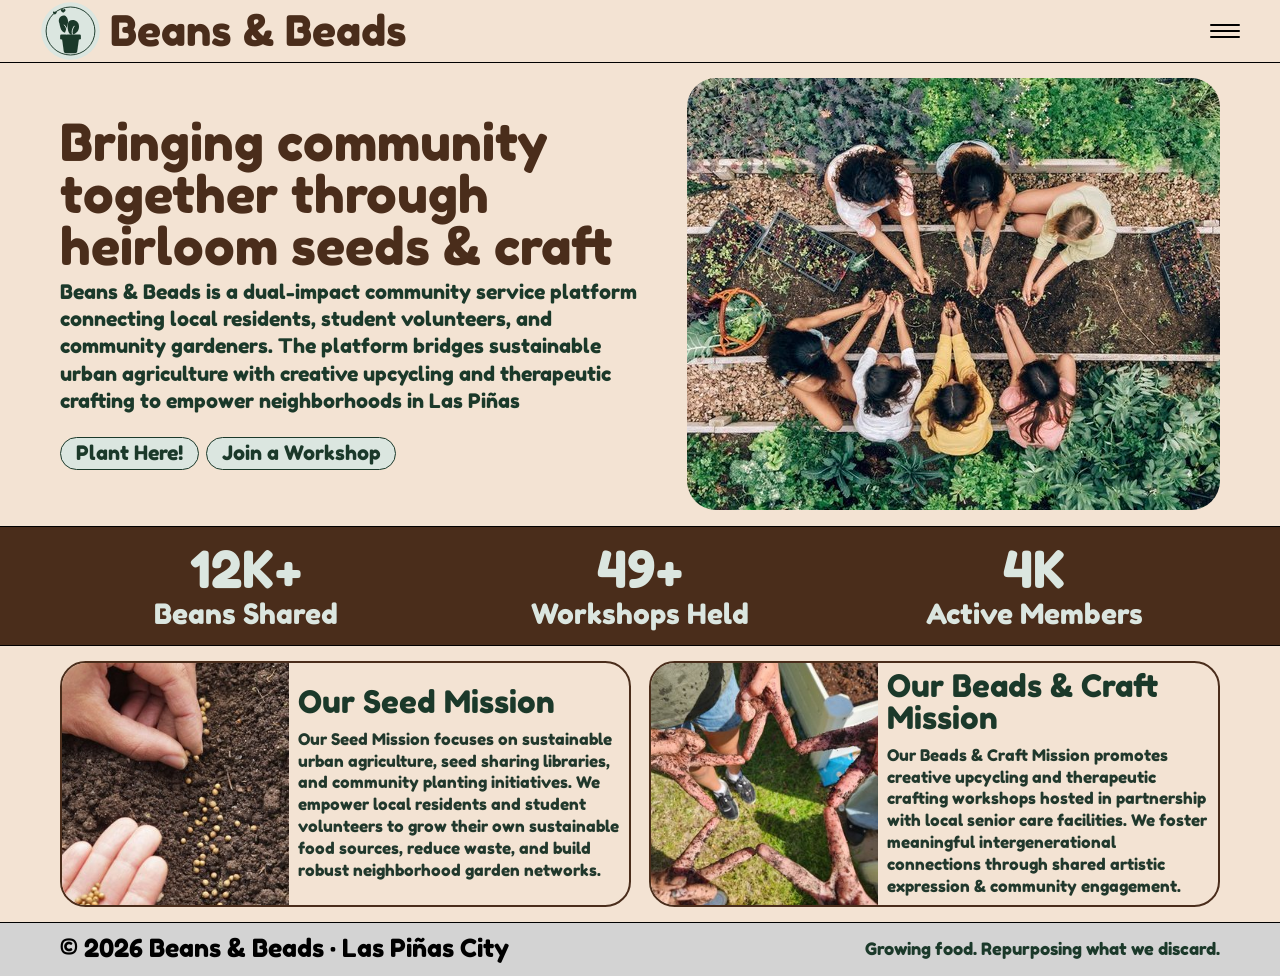
<file: index.html>
<!DOCTYPE html>
<html lang="en">
<head>
  <meta charset="utf-8">
  <meta name="viewport" content="width=device-width, initial-scale=1">
  <title>Beans & Beads · Home</title>
  <meta name="description" content="Beans & Beads is a dual-impact community service platform in Las Piñas connecting residents, student volunteers and gardeners through urban agriculture and upcycling crafts.">
  <meta name="theme-color" content="#f3e3d3">
  <link rel="icon" type="image/svg+xml" href="images/logo.svg">
  <script>document.documentElement.classList.add("js");</script>
  <link rel="preload" href="fonts/fredoka-one-latin-400-normal.woff2" as="font" type="font/woff2" crossorigin>
  <link href="https://cdn.jsdelivr.net/npm/bootstrap@5.3.3/dist/css/bootstrap.min.css" rel="stylesheet">
  <link href="https://cdn.jsdelivr.net/npm/bootstrap-icons@1.11.3/font/bootstrap-icons.min.css" rel="stylesheet">
  <link href="css/style.css" rel="stylesheet">
</head>
<body class="is-loading">
  <a class="skip-link" href="#main">Skip to content</a>
  <div class="vine" aria-hidden="true"><div class="vine-fill"></div></div>
  <div class="page-wipe" aria-hidden="true">
    <div class="text-center"><img src="images/logo.svg" alt=""><div class="seeds"><i></i><i></i><i></i></div></div>
  </div>

  <header class="site-nav">
    <nav aria-label="Main">
      <a class="brand" href="index.html" aria-label="Beans &amp; Beads home">
        <img class="brand-logo" src="images/logo.svg" alt="">
        <span class="brand-name">Beans &amp; Beads</span>
      </a>
      <button class="menu-btn" type="button" data-bs-toggle="offcanvas" data-bs-target="#menu" aria-controls="menu" aria-label="Open menu">
        <span></span><span></span><span></span>
      </button>
    </nav>
  </header>

  <div class="offcanvas offcanvas-end menu-panel" tabindex="-1" id="menu" aria-labelledby="menuLabel">
    <div class="offcanvas-header">
      <h2 class="offcanvas-title" id="menuLabel">Menu</h2>
      <button type="button" class="btn-close" data-bs-dismiss="offcanvas" aria-label="Close menu"></button>
    </div>
    <div class="offcanvas-body pt-0">
      <a class="menu-link" href="index.html">Home</a>

      <button class="menu-link menu-toggle collapsed" type="button"
              data-bs-toggle="collapse" data-bs-target="#programsMenu"
              aria-expanded="false" aria-controls="programsMenu">
        Programs <i class="bi bi-chevron-down" aria-hidden="true"></i>
      </button>
      <div class="collapse menu-sub" id="programsMenu">
        <a href="programs.html#beans">Beans · Seed Library</a>
        <a href="programs.html#beads">Beads · Craft Workshops</a>
        <a href="programs.html#register">Get Involved · Register</a>
      </div>

      <a class="menu-link active" href="about.html">About &amp; Contact</a>
      <p class="mt-4 mb-0 small" style="color:var(--mint)">Growing food. Repurposing what we discard. Las Piñas City.</p>
    </div>
  </div>

  <main id="main">

    <section class="hero">
      <div class="container">
        <div class="hero-grid">
          <div class="hero-copy">
            <p class="mobile-title reveal">Beans &amp; Beads</p>
            <h1 class="reveal">Bringing community together through <span class="hl">heirloom seeds</span> &amp; craft</h1>
            <p class="lead reveal" style="--d:.08s">Beans &amp; Beads is a dual-impact community service platform connecting local residents, student volunteers, and community gardeners. The platform bridges sustainable urban agriculture with creative upcycling and therapeutic crafting to empower neighborhoods in Las Piñas</p>
            <div class="btns reveal" style="--d:.16s">
              <a class="btn-pill mint" href="programs.html#beans">Plant Here!</a>
              <a class="btn-pill mint" href="programs.html#beads">Join a Workshop</a>
            </div>
          </div>
          <div class="hero-img reveal reveal-pop">
            <img src="images/home-hero.jpg" alt="Volunteers kneeling around a raised garden bed, planting seeds together, seen from above" width="540" height="432" fetchpriority="high">
          </div>
        </div>
      </div>
    </section>

    <section class="stats" aria-label="Our impact">
      <div class="container">
        <div class="row text-center">
          <div class="col-4"><div class="stat-num" data-count="12" data-suffix="K+">12K+</div><div class="stat-label">Beans Shared</div></div>
          <div class="col-4"><div class="stat-num" data-count="50" data-suffix="+">50+</div><div class="stat-label">Workshops Held</div></div>
          <div class="col-4"><div class="stat-num" data-count="4" data-suffix="K">4K</div><div class="stat-label">Active Members</div></div>
        </div>
      </div>
    </section>

    <section class="missions">
      <div class="container">
        <div class="mission-grid">
          <article class="m-card reveal reveal-left">
            <img src="images/seed-mission.jpg" alt="Hands sowing small seeds into dark soil" loading="lazy">
            <div class="txt">
              <h2>Our Seed Mission</h2>
              <p>Our Seed Mission focuses on sustainable urban agriculture, seed sharing libraries, and community planting initiatives. We empower local residents and student volunteers to grow their own sustainable food sources, reduce waste, and build robust neighborhood garden networks.</p>
            </div>
          </article>
          <article class="m-card reveal reveal-right">
            <img src="images/craft-mission.jpg" alt="Hands joined in a star shape over grass, covered in paint" loading="lazy">
            <div class="txt">
              <h2>Our Beads &amp; Craft Mission</h2>
              <p>Our Beads &amp; Craft Mission promotes creative upcycling and therapeutic crafting workshops hosted in partnership with local senior care facilities. We foster meaningful intergenerational connections through shared artistic expression &amp; community engagement.</p>
            </div>
          </article>
        </div>
      </div>
    </section>
  </main>

<!-- ===== FOOTER ===== -->
<footer class="site-footer" id="contact-footer">
  <div class="container footer-inner">
    <p class="footer-copy mb-0">&copy; <span data-year>2026</span> Beans &amp; Beads &middot; Las Piñas City</p>
    <div class="footer-right">
      <p class="footer-tag mb-0">Growing food. Repurposing what we discard.</p>
    </div>
  </div>
</footer>

  <div class="toast-container position-fixed bottom-0 end-0 p-3" style="z-index:3000">
    <div id="appToast" class="toast align-items-center" role="status" aria-live="polite" aria-atomic="true">
      <div class="d-flex"><div class="toast-body"></div><button type="button" class="btn-close me-2 m-auto" data-bs-dismiss="toast" aria-label="Close"></button></div>
    </div>
  </div>

  <script src="https://cdn.jsdelivr.net/npm/bootstrap@5.3.3/dist/js/bootstrap.bundle.min.js"></script>
  <script src="js/main.js"></script>
</body>
</html>
</file>
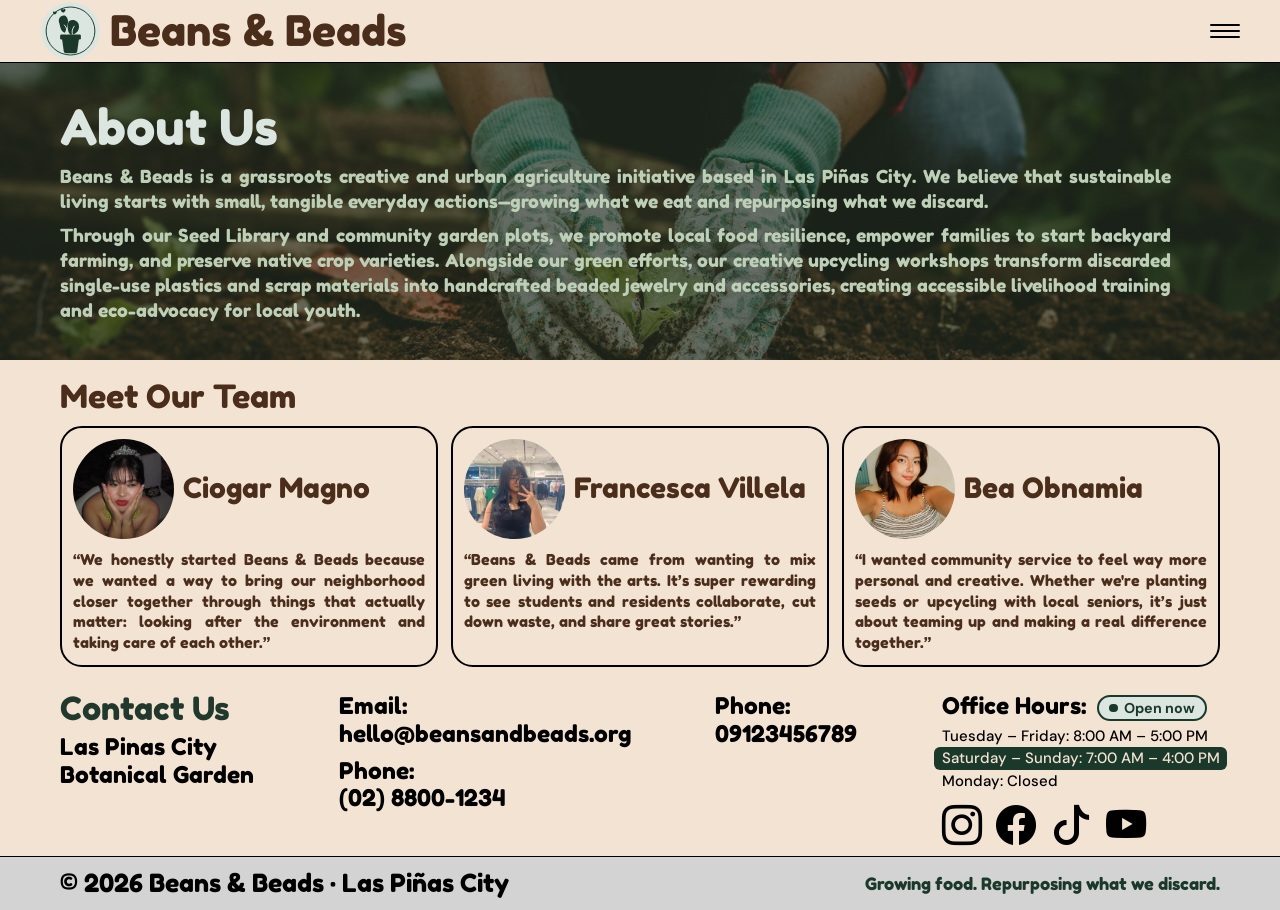
<file: about.html>
<!DOCTYPE html>
<html lang="en">
<head>
  <meta charset="utf-8">
  <meta name="viewport" content="width=device-width, initial-scale=1">
  <title>About & Contact · Beans & Beads</title>
  <meta name="description" content="Meet the Beans & Beads team and find our address, phone numbers, email and office hours in Las Piñas City.">
  <meta name="theme-color" content="#f3e3d3">
  <link rel="icon" type="image/svg+xml" href="images/logo.svg">
  <script>document.documentElement.classList.add("js");</script>
  <link rel="preload" href="fonts/fredoka-one-latin-400-normal.woff2" as="font" type="font/woff2" crossorigin>
  <link href="https://cdn.jsdelivr.net/npm/bootstrap@5.3.3/dist/css/bootstrap.min.css" rel="stylesheet">
  <link href="https://cdn.jsdelivr.net/npm/bootstrap-icons@1.11.3/font/bootstrap-icons.min.css" rel="stylesheet">
  <link href="css/style.css" rel="stylesheet">
</head>
<body class="is-loading">
  <a class="skip-link" href="#main">Skip to content</a>
  <div class="vine" aria-hidden="true"><div class="vine-fill"></div></div>
  <div class="page-wipe" aria-hidden="true">
    <div class="text-center"><img src="images/logo.svg" alt=""><div class="seeds"><i></i><i></i><i></i></div></div>
  </div>

  <header class="site-nav">
    <nav aria-label="Main">
      <a class="brand" href="index.html" aria-label="Beans &amp; Beads home">
        <img class="brand-logo" src="images/logo.svg" alt="">
        <span class="brand-name">Beans &amp; Beads</span>
      </a>
      <button class="menu-btn" type="button" data-bs-toggle="offcanvas" data-bs-target="#menu" aria-controls="menu" aria-label="Open menu">
        <span></span><span></span><span></span>
      </button>
    </nav>
  </header>

  <div class="offcanvas offcanvas-end menu-panel" tabindex="-1" id="menu" aria-labelledby="menuLabel">
    <div class="offcanvas-header">
      <h2 class="offcanvas-title" id="menuLabel">Menu</h2>
      <button type="button" class="btn-close" data-bs-dismiss="offcanvas" aria-label="Close menu"></button>
    </div>
    <div class="offcanvas-body pt-0">
      <a class="menu-link" href="index.html">Home</a>

      <button class="menu-link menu-toggle collapsed" type="button"
              data-bs-toggle="collapse" data-bs-target="#programsMenu"
              aria-expanded="false" aria-controls="programsMenu">
        Programs <i class="bi bi-chevron-down" aria-hidden="true"></i>
      </button>
      <div class="collapse menu-sub" id="programsMenu">
        <a href="programs.html#beans">Beans · Seed Library</a>
        <a href="programs.html#beads">Beads · Craft Workshops</a>
        <a href="programs.html#register">Get Involved · Register</a>
      </div>

      <a class="menu-link active" href="about.html">About &amp; Contact</a>
      <p class="mt-4 mb-0 small" style="color:var(--mint)">Growing food. Repurposing what we discard. Las Piñas City.</p>
    </div>
  </div>

  <main id="main">

    <section class="ab-hero">
      <div class="container">
        <h1 class="reveal">About Us</h1>
        <p class="reveal" style="--d:.08s">Beans &amp; Beads is a grassroots creative and urban agriculture initiative based in Las Piñas City. We believe that sustainable living starts with small, tangible everyday actions—growing what we eat and repurposing what we discard.</p>
        <p class="reveal" style="--d:.16s">Through our Seed Library and community garden plots, we promote local food resilience, empower families to start backyard farming, and preserve native crop varieties. Alongside our green efforts, our creative upcycling workshops transform discarded single-use plastics and scrap materials into handcrafted beaded jewelry and accessories, creating accessible livelihood training and eco-advocacy for local youth.</p>
      </div>
    </section>

    <section class="team">
      <div class="container">
        <h2 class="reveal">Meet Our Team</h2>
        <div class="team-grid">
          <article class="t-card reveal" style="--d:0.0s">
            <div class="t-top"><img src="images/team-ciogar.jpg" alt="Portrait of Ciogar Magno" loading="lazy"><h3>Ciogar Magno</h3></div>
            <blockquote class="q">“We honestly started Beans &amp; Beads because we wanted a way to bring our neighborhood closer together through things that actually matter: looking after the environment and taking care of each other.”</blockquote>
            <button class="more" type="button" aria-expanded="false">Read more</button>
          </article>
          <article class="t-card reveal" style="--d:0.1s">
            <div class="t-top"><img src="images/team-francesca.jpg" alt="Portrait of Francesca Villela" loading="lazy"><h3>Francesca Villela</h3></div>
            <blockquote class="q">“Beans &amp; Beads came from wanting to mix green living with the arts. It’s super rewarding to see students and residents collaborate, cut down waste, and share great stories.”</blockquote>
            <button class="more" type="button" aria-expanded="false">Read more</button>
          </article>
          <article class="t-card reveal" style="--d:0.2s">
            <div class="t-top"><img src="images/team-bea.jpg" alt="Portrait of Bea Obnamia" loading="lazy"><h3>Bea Obnamia</h3></div>
            <blockquote class="q">“I wanted community service to feel way more personal and creative. Whether we're planting seeds or upcycling with local seniors, it’s just about teaming up and making a real difference together.”</blockquote>
            <button class="more" type="button" aria-expanded="false">Read more</button>
          </article>
        </div>
      </div>
    </section>

    <section class="contact" id="contact">
  <div class="container">
    <div class="ct-grid">

      <div class="reveal ct-head">
        <h2>Contact Us</h2>
        <p class="ct">Las Pinas City<br>Botanical Garden</p>
      </div>

      <div class="ct reveal ct-col2" style="--d:.08s">
        <div class="ct-email"><b>Email:</b><a href="mailto:hello@beansandbeads.org">hello@beansandbeads.org</a></div>
        <div class="ct-tel">
          <b><span class="lbl-d">Phone:</span><span class="lbl-t">Telephone:</span></b>
          <a href="tel:+63288001234">(02) 8800-1234</a>
        </div>
      </div>

      <div class="ct reveal ct-mob" style="--d:.16s">
        <b>Phone:</b><a href="tel:+639123456789">09123456789</a>
      </div>

      <div class="hrsbox reveal" style="--d:.24s">
        <div class="ct"><b>Office Hours: <span id="openNow" class="open-pill"></span></b></div>
        <div class="hrs">
          <div data-days="Tue Wed Thu Fri">Tuesday – Friday: 8:00 AM – 5:00 PM</div>
          <div data-days="Sat Sun">Saturday – Sunday: 7:00 AM – 4:00 PM</div>
          <div data-days="Mon">Monday: Closed</div>
        </div>
        <div class="social">
          <a href="#" aria-label="Instagram"><i class="bi bi-instagram"></i></a>
          <a href="#" aria-label="Facebook"><i class="bi bi-facebook"></i></a>
          <a href="#" aria-label="TikTok"><i class="bi bi-tiktok"></i></a>
          <a href="#" aria-label="YouTube"><i class="bi bi-youtube"></i></a>
        </div>
      </div>

    </div>
  </div>
</section>
  </main>

<!-- ===== FOOTER ===== -->
<footer class="site-footer" id="contact-footer">
  <div class="container footer-inner">
    <p class="footer-copy mb-0">&copy; <span data-year>2026</span> Beans &amp; Beads &middot; Las Piñas City</p>
    <div class="footer-right">
      <p class="footer-tag mb-0">Growing food. Repurposing what we discard.</p>
    </div>
  </div>
</footer>

  <div class="toast-container position-fixed bottom-0 end-0 p-3" style="z-index:3000">
    <div id="appToast" class="toast align-items-center" role="status" aria-live="polite" aria-atomic="true">
      <div class="d-flex"><div class="toast-body"></div><button type="button" class="btn-close me-2 m-auto" data-bs-dismiss="toast" aria-label="Close"></button></div>
    </div>
  </div>

  <script src="https://cdn.jsdelivr.net/npm/bootstrap@5.3.3/dist/js/bootstrap.bundle.min.js"></script>
  <script src="js/main.js"></script>
</body>
</html>
</file>
<file: css/style.css>
@font-face { font-family: "Fredoka One"; font-weight: 400; font-style: normal; font-display: swap; src: url("../fonts/fredoka-one-latin-400-normal.woff2") format("woff2"); }
@font-face { font-family: "DM Sans"; font-weight: 400; font-style: normal; font-display: swap; src: url("../fonts/dm-sans-latin-400-normal.woff2") format("woff2"); }
@font-face { font-family: "DM Sans"; font-weight: 500; font-style: normal; font-display: swap; src: url("../fonts/dm-sans-latin-500-normal.woff2") format("woff2"); }
@font-face { font-family: "DM Sans"; font-weight: 700; font-style: normal; font-display: swap; src: url("../fonts/dm-sans-latin-700-normal.woff2") format("woff2"); }

:root {
  --cream: #f3e3d3; --brown: #4a2d1b; --forest: #1b392a; --forest2: #21382c;
  --mint: #dbe6e0; --peach: #ffd3b8; --sage: #becfb7; --ink: #000; --foot: #d3d3d3;
  --font-head: "Fredoka One", "Fredoka", system-ui, sans-serif;
  --font-body: "DM Sans", system-ui, sans-serif;
  --ease: cubic-bezier(.22, .8, .24, 1);
  --u: calc(100vw / 700);
  --t-brand: 22.9;
  --fs-brand: calc(var(--u) * 22.9);
  --t-h1: 27.7;
  --fs-h1: calc(var(--u) * 27.7);
  --t-lead: 10.8;
  --fs-lead: max(12px, calc(var(--u) * 10.8));
  --t-btn: 10.8;
  --fs-btn: max(12px, calc(var(--u) * 10.8));
  --t-statnum: 28.0;
  --fs-statnum: calc(var(--u) * 28.0);
  --t-statlbl: 15.5;
  --fs-statlbl: max(11px, calc(var(--u) * 15.5));
  --t-mh: 19.6;
  --fs-mh: calc(var(--u) * 19.6);
  --t-mp: 10.8;
  --fs-mp: max(12px, calc(var(--u) * 10.8));
  --t-bh1: 30.2;
  --fs-bh1: calc(var(--u) * 30.2);
  --t-bsub: 12.9;
  --fs-bsub: max(12px, calc(var(--u) * 12.9));
  --t-bbtn: 18.8;
  --fs-bbtn: max(14px, calc(var(--u) * 18.8));
  --t-h2: 23.5;
  --fs-h2: calc(var(--u) * 23.5);
  --t-sname: 10.9;
  --fs-sname: max(13px, calc(var(--u) * 10.9));
  --t-smeta: 8.9;
  --fs-smeta: max(11px, calc(var(--u) * 8.9));
  --t-sbtn: 6.8;
  --fs-sbtn: max(11px, calc(var(--u) * 6.8));
  --t-cr_h1: 27.7;
  --fs-cr_h1: calc(var(--u) * 27.7);
  --t-cr_p: 12.1;
  --fs-cr_p: max(12px, calc(var(--u) * 12.1));
  --t-cr_btn: 9.1;
  --fs-cr_btn: max(12px, calc(var(--u) * 9.1));
  --t-up_h2: 24.5;
  --fs-up_h2: calc(var(--u) * 24.5);
  --t-w_date: 12.4;
  --fs-w_date: max(11px, calc(var(--u) * 12.4));
  --t-w_title: 11.1;
  --fs-w_title: max(12px, calc(var(--u) * 11.1));
  --t-w_btn: 9.1;
  --fs-w_btn: max(11px, calc(var(--u) * 9.1));
  --t-wl_h: 23.0;
  --fs-wl_h: calc(var(--u) * 23.0);
  --t-wl_i: 9.8;
  --fs-wl_i: max(12px, calc(var(--u) * 9.8));
  --t-gal_h: 23.0;
  --fs-gal_h: calc(var(--u) * 23.0);
  --t-gi_h1: 30.2;
  --fs-gi_h1: calc(var(--u) * 30.2);
  --t-gi_sub: 12.9;
  --fs-gi_sub: max(12px, calc(var(--u) * 12.9));
  --t-st_h: 19.3;
  --fs-st_h: max(12px, calc(var(--u) * 19.3));
  --t-st_pill: 17.6;
  --fs-st_pill: max(13px, calc(var(--u) * 17.6));
  --t-st_t: 15.6;
  --fs-st_t: max(12px, calc(var(--u) * 15.6));
  --t-st_d: 8.0;
  --fs-st_d: max(10px, calc(var(--u) * 8.0));
  --t-lab: 12.3;
  --fs-lab: max(12px, calc(var(--u) * 12.3));
  --t-reg_p: 8.0;
  --fs-reg_p: max(12px, calc(var(--u) * 8.0));
  --t-list: 11.0;
  --fs-list: max(12px, calc(var(--u) * 11.0));
  --t-prep: 8.0;
  --fs-prep: max(12px, calc(var(--u) * 8.0));
  --t-rbtn: 10.9;
  --fs-rbtn: max(12px, calc(var(--u) * 10.9));
  --t-note: 4.6;
  --fs-note: max(10px, calc(var(--u) * 4.6));
  --t-faq_h: 12.3;
  --fs-faq_h: max(12px, calc(var(--u) * 12.3));
  --t-faq_q: 11.0;
  --fs-faq_q: max(12px, calc(var(--u) * 11.0));
  --t-ab_h1: 26.9;
  --fs-ab_h1: calc(var(--u) * 26.9);
  --t-ab_p: 9.8;
  --fs-ab_p: max(12px, calc(var(--u) * 9.8));
  --t-tm_h: 17.6;
  --fs-tm_h: calc(var(--u) * 17.6);
  --t-tm_n: 15.3;
  --fs-tm_n: max(12px, calc(var(--u) * 15.3));
  --t-tm_q: 8.2;
  --fs-tm_q: max(11px, calc(var(--u) * 8.2));
  --t-ct_h: 17.6;
  --fs-ct_h: calc(var(--u) * 17.6);
  --t-ct_i: 12.6;
  --fs-ct_i: max(12px, calc(var(--u) * 12.6));
  --t-ct_hr: 8.2;
  --fs-ct_hr: max(12px, calc(var(--u) * 8.2));
  --t-foot: 13.6;
  --fs-foot: max(12px, calc(var(--u) * 13.6));
  --pad: calc(var(--u) * 33);
  --navpad: calc(var(--u) * 22);
  --nav: calc(var(--u) * 34);
  --logo: calc(var(--u) * 33);
}
@media (min-width: 576px) and (max-width: 991.98px) {
  :root { --u: calc(100vw / 361);
  --t-brand: 22.9;
  --fs-brand: calc(var(--u) * 22.9);
  --t-h1: 14.3;
  --fs-h1: calc(var(--u) * 14.3);
  --t-lead: 6.6;
  --fs-lead: max(12px, calc(var(--u) * 6.6));
  --t-btn: 5.6;
  --fs-btn: max(12px, calc(var(--u) * 5.6));
  --t-statnum: 28.0;
  --fs-statnum: calc(var(--u) * 28.0);
  --t-statlbl: 12.7;
  --fs-statlbl: max(11px, calc(var(--u) * 12.7));
  --t-mh: 19.8;
  --fs-mh: calc(var(--u) * 19.8);
  --t-mp: 6.2;
  --fs-mp: max(12px, calc(var(--u) * 6.2));
  --t-bh1: 19.4;
  --fs-bh1: calc(var(--u) * 19.4);
  --t-bsub: 6.9;
  --fs-bsub: max(12px, calc(var(--u) * 6.9));
  --t-bbtn: 11.6;
  --fs-bbtn: max(14px, calc(var(--u) * 11.6));
  --t-h2: 14.2;
  --fs-h2: calc(var(--u) * 14.2);
  --t-sname: 6.9;
  --fs-sname: max(13px, calc(var(--u) * 6.9));
  --t-smeta: 5.6;
  --fs-smeta: max(11px, calc(var(--u) * 5.6));
  --t-sbtn: 4.3;
  --fs-sbtn: max(11px, calc(var(--u) * 4.3));
  --t-cr_h1: 18.3;
  --fs-cr_h1: calc(var(--u) * 18.3);
  --t-cr_p: 8.1;
  --fs-cr_p: max(12px, calc(var(--u) * 8.1));
  --t-cr_btn: 6.0;
  --fs-cr_btn: max(12px, calc(var(--u) * 6.0));
  --t-up_h2: 19.5;
  --fs-up_h2: calc(var(--u) * 19.5);
  --t-w_date: 5.6;
  --fs-w_date: max(11px, calc(var(--u) * 5.6));
  --t-w_title: 6.8;
  --fs-w_title: max(12px, calc(var(--u) * 6.8));
  --t-w_btn: 7.0;
  --fs-w_btn: max(11px, calc(var(--u) * 7.0));
  --t-wl_h: 13.6;
  --fs-wl_h: calc(var(--u) * 13.6);
  --t-wl_i: 6.7;
  --fs-wl_i: max(12px, calc(var(--u) * 6.7));
  --t-gal_h: 20.5;
  --fs-gal_h: calc(var(--u) * 20.5);
  --t-gi_h1: 24.7;
  --fs-gi_h1: calc(var(--u) * 24.7);
  --t-gi_sub: 7.2;
  --fs-gi_sub: max(12px, calc(var(--u) * 7.2));
  --t-st_h: 9.9;
  --fs-st_h: max(12px, calc(var(--u) * 9.9));
  --t-st_pill: 10.0;
  --fs-st_pill: max(13px, calc(var(--u) * 10.0));
  --t-st_t: 8.9;
  --fs-st_t: max(12px, calc(var(--u) * 8.9));
  --t-st_d: 4.5;
  --fs-st_d: max(10px, calc(var(--u) * 4.5));
  --t-lab: 11.0;
  --fs-lab: max(12px, calc(var(--u) * 11.0));
  --t-reg_p: 8.0;
  --fs-reg_p: max(12px, calc(var(--u) * 8.0));
  --t-list: 10.1;
  --fs-list: max(12px, calc(var(--u) * 10.1));
  --t-prep: 8.0;
  --fs-prep: max(12px, calc(var(--u) * 8.0));
  --t-rbtn: 10.9;
  --fs-rbtn: max(12px, calc(var(--u) * 10.9));
  --t-note: 4.6;
  --fs-note: max(10px, calc(var(--u) * 4.6));
  --t-faq_h: 12.3;
  --fs-faq_h: max(12px, calc(var(--u) * 12.3));
  --t-faq_q: 8.3;
  --fs-faq_q: max(12px, calc(var(--u) * 8.3));
  --t-ab_h1: 26.9;
  --fs-ab_h1: calc(var(--u) * 26.9);
  --t-ab_p: 7.1;
  --fs-ab_p: max(12px, calc(var(--u) * 7.1));
  --t-tm_h: 17.6;
  --fs-tm_h: calc(var(--u) * 17.6);
  --t-tm_n: 9.6;
  --fs-tm_n: max(12px, calc(var(--u) * 9.6));
  --t-tm_q: 4.2;
  --fs-tm_q: max(11px, calc(var(--u) * 4.2));
  --t-ct_h: 9.7;
  --fs-ct_h: calc(var(--u) * 9.7);
  --t-ct_i: 6.9;
  --fs-ct_i: max(12px, calc(var(--u) * 6.9));
  --t-ct_hr: 4.5;
  --fs-ct_hr: max(12px, calc(var(--u) * 4.5));
  --t-foot: 6.7;
  --fs-foot: max(12px, calc(var(--u) * 6.7));
  --pad: calc(var(--u) * 12);
  --navpad: calc(var(--u) * 10);
  --nav: calc(var(--u) * 34);
  --logo: calc(var(--u) * 28);
  }
}
@media (max-width: 575.98px) {
  :root { --u: calc(100vw / 191);
  --t-brand: 19.4;
  --fs-brand: calc(var(--u) * 19.4);
  --t-h1: 7.7;
  --fs-h1: calc(var(--u) * 7.7);
  --t-lead: 4.9;
  --fs-lead: max(12px, calc(var(--u) * 4.9));
  --t-btn: 7.7;
  --fs-btn: max(12px, calc(var(--u) * 7.7));
  --t-statnum: 16.6;
  --fs-statnum: calc(var(--u) * 16.6);
  --t-statlbl: 7.1;
  --fs-statlbl: max(11px, calc(var(--u) * 7.1));
  --t-mh: 13.1;
  --fs-mh: calc(var(--u) * 13.1);
  --t-mp: 5.8;
  --fs-mp: max(12px, calc(var(--u) * 5.8));
  --t-bh1: 21.0;
  --fs-bh1: calc(var(--u) * 21.0);
  --t-bsub: 4.9;
  --fs-bsub: max(12px, calc(var(--u) * 4.9));
  --t-bbtn: 9.8;
  --fs-bbtn: max(14px, calc(var(--u) * 9.8));
  --t-h2: 11.2;
  --fs-h2: calc(var(--u) * 11.2);
  --t-sname: 6.5;
  --fs-sname: max(13px, calc(var(--u) * 6.5));
  --t-smeta: 5.3;
  --fs-smeta: max(11px, calc(var(--u) * 5.3));
  --t-sbtn: 4.1;
  --fs-sbtn: max(11px, calc(var(--u) * 4.1));
  --t-cr_h1: 16.3;
  --fs-cr_h1: calc(var(--u) * 16.3);
  --t-cr_p: 8.1;
  --fs-cr_p: max(12px, calc(var(--u) * 8.1));
  --t-cr_btn: 7.4;
  --fs-cr_btn: max(12px, calc(var(--u) * 7.4));
  --t-up_h2: 14.5;
  --fs-up_h2: calc(var(--u) * 14.5);
  --t-w_date: 5.6;
  --fs-w_date: max(11px, calc(var(--u) * 5.6));
  --t-w_title: 6.8;
  --fs-w_title: max(12px, calc(var(--u) * 6.8));
  --t-w_btn: 5.0;
  --fs-w_btn: max(11px, calc(var(--u) * 5.0));
  --t-wl_h: 10.6;
  --fs-wl_h: calc(var(--u) * 10.6);
  --t-wl_i: 5.9;
  --fs-wl_i: max(12px, calc(var(--u) * 5.9));
  --t-gal_h: 13.5;
  --fs-gal_h: calc(var(--u) * 13.5);
  --t-gi_h1: 15.2;
  --fs-gi_h1: calc(var(--u) * 15.2);
  --t-gi_sub: 4.1;
  --fs-gi_sub: max(12px, calc(var(--u) * 4.1));
  --t-st_h: 8.9;
  --fs-st_h: max(12px, calc(var(--u) * 8.9));
  --t-st_pill: 5.6;
  --fs-st_pill: max(13px, calc(var(--u) * 5.6));
  --t-st_t: 5.0;
  --fs-st_t: max(12px, calc(var(--u) * 5.0));
  --t-st_d: 2.5;
  --fs-st_d: max(10px, calc(var(--u) * 2.5));
  --t-lab: 7.0;
  --fs-lab: max(12px, calc(var(--u) * 7.0));
  --t-reg_p: 4.1;
  --fs-reg_p: max(12px, calc(var(--u) * 4.1));
  --t-list: 7.3;
  --fs-list: max(12px, calc(var(--u) * 7.3));
  --t-prep: 5.2;
  --fs-prep: max(12px, calc(var(--u) * 5.2));
  --t-rbtn: 5.2;
  --fs-rbtn: max(12px, calc(var(--u) * 5.2));
  --t-note: 2.2;
  --fs-note: max(10px, calc(var(--u) * 2.2));
  --t-faq_h: 8.2;
  --fs-faq_h: max(12px, calc(var(--u) * 8.2));
  --t-faq_q: 8.3;
  --fs-faq_q: max(12px, calc(var(--u) * 8.3));
  --t-ab_h1: 16.9;
  --fs-ab_h1: calc(var(--u) * 16.9);
  --t-ab_p: 3.8;
  --fs-ab_p: max(12px, calc(var(--u) * 3.8));
  --t-tm_h: 11.6;
  --fs-tm_h: calc(var(--u) * 11.6);
  --t-tm_n: 5.7;
  --fs-tm_n: max(12px, calc(var(--u) * 5.7));
  --t-tm_q: 3.3;
  --fs-tm_q: max(11px, calc(var(--u) * 3.3));
  --t-ct_h: 10.1;
  --fs-ct_h: calc(var(--u) * 10.1);
  --t-ct_i: 4.9;
  --fs-ct_i: max(12px, calc(var(--u) * 4.9));
  --t-ct_hr: 3.5;
  --fs-ct_hr: max(12px, calc(var(--u) * 3.5));
  --t-foot: 6.7;
  --fs-foot: max(12px, calc(var(--u) * 6.7));
  --pad: calc(var(--u) * 6);
  --navpad: calc(var(--u) * 5);
  --nav: calc(var(--u) * 28);
  --logo: calc(var(--u) * 22);
  }
}
@media (min-width: 1900px) { :root { --u: calc(1900px / 700); } }

html { scroll-behavior: smooth; scroll-padding-top: calc(var(--nav) * 1.6); overflow-x: hidden; }
body { font-family: var(--font-head); background: var(--cream); color: var(--forest); overflow-x: hidden; -webkit-font-smoothing: antialiased; }
body { min-height: 100vh; display: flex; flex-direction: column; }
main { overflow-x: clip; flex: 1 0 auto; }
h1, h2, h3, h4, h5, p, button, .btn, a { font-family: var(--font-head); font-weight: 400; }
h1, h2, h3, h4, p { margin: 0; }
a { color: inherit; }
img { max-width: 100%; display: block; }
.dm { font-family: var(--font-body); }
.container { max-width: none !important; width: 100%; padding-inline: var(--pad); }
::selection { background: var(--forest); color: var(--cream); }
.skip-link { position: absolute; left: .75rem; top: -4rem; z-index: 3000; background: var(--forest); color: var(--cream); padding: .6rem 1rem; border-radius: .75rem; }
.skip-link:focus { top: .75rem; color: var(--cream); }
:focus-visible { outline: 3px solid var(--forest); outline-offset: 3px; }

.vine { position: fixed; top: 0; left: 0; height: 5px; width: 100%; z-index: 2100; pointer-events: none; }
.vine-fill { height: 100%; width: 0; background: var(--forest); position: relative; transition: width .08s linear; }
.vine-fill::after { content: ""; position: absolute; right: -9px; top: -5px; width: 14px; height: 14px; background: var(--brown); border: 2px solid var(--cream); border-radius: 60% 40% 60% 40%; transform: rotate(-30deg); }
.vine-fill[style*="width: 0%"]::after { display: none; }

.page-wipe { display: none; }
.js .page-wipe { position: fixed; inset: 0; z-index: 2500; pointer-events: none; background: var(--brown); display: grid; place-items: center; clip-path: ellipse(150% 150% at 50% 100%); }
.page-wipe img { width: 84px; height: 84px; margin-inline: auto; animation: bob 1.2s ease-in-out infinite; }
.page-wipe .seeds { display: flex; gap: .55rem; margin-top: 1rem; justify-content: center; }
.page-wipe .seeds i { width: .7rem; height: .9rem; border-radius: 60% 40% 60% 40%; background: var(--peach); animation: pop 1s var(--ease) infinite; }
.page-wipe .seeds i:nth-child(2) { animation-delay: .12s; background: var(--mint); }
.page-wipe .seeds i:nth-child(3) { animation-delay: .24s; }
@keyframes bob { 50% { transform: translateY(-8px) rotate(4deg); } }
@keyframes pop { 50% { transform: translateY(-9px); } }
body.is-ready .page-wipe { transition: clip-path .9s var(--ease) .15s, visibility .1s .15s; clip-path: ellipse(0% 0% at 50% 0%); visibility: hidden; }
body.is-leaving .page-wipe { visibility: visible; pointer-events: all; animation: wipeIn .55s var(--ease) forwards; }
@keyframes wipeIn { from { clip-path: ellipse(0% 0% at 50% 100%); } to { clip-path: ellipse(150% 150% at 50% 100%); } }
@media (prefers-reduced-motion: reduce) {
  .page-wipe { display: none !important; } html { scroll-behavior: auto; }
  .reveal { opacity: 1 !important; transform: none !important; transition: none !important; } * { animation-duration: .001ms !important; }
}

.reveal { opacity: 0; transform: translateY(28px); transition: opacity .8s var(--ease), transform .8s var(--ease); transition-delay: var(--d, 0s); }
.reveal.in { opacity: 1; transform: none; }
.reveal-left { transform: translateX(-36px); } .reveal-right { transform: translateX(36px); } .reveal-pop { transform: scale(.94); }

.site-nav { background: var(--cream); border-bottom: calc(var(--u) * 1) solid var(--ink); position: sticky; top: 0; z-index: 1040; }
.site-nav nav { display: flex; align-items: center; justify-content: space-between; min-height: var(--nav); padding-inline: var(--navpad); }
.brand { display: flex; align-items: center; gap: calc(var(--u) * 5); text-decoration: none; color: var(--brown); }
.brand-logo { width: var(--logo); height: var(--logo); transition: transform .6s var(--ease); }
.brand:hover .brand-logo { transform: rotate(-12deg) scale(1.08); }
.brand-name { font-size: var(--fs-brand); line-height: 1; color: var(--brown); }
.menu-btn { border: 0; background: none; padding: 0; width: calc(var(--u) * 15); min-width: 30px; display: grid; gap: calc(var(--u) * 2.4); cursor: pointer; }
.menu-btn span { display: block; height: max(2px, calc(var(--u) * .9)); background: var(--ink); border-radius: 2px; transition: transform .35s var(--ease); }
.menu-btn:hover span:nth-child(1) { transform: translateX(-4px); } .menu-btn:hover span:nth-child(3) { transform: translateX(4px); }

.offcanvas.menu-panel { background: var(--forest); color: var(--cream); border-left: 2px solid var(--brown); width: min(420px, 92vw); }
.offcanvas.menu-panel:not(.show):not(.showing) { right: -100vw; }
.menu-panel .offcanvas-title { font-family: var(--font-head); font-size: 1.4rem; color: var(--cream); }
.menu-panel .btn-close { filter: invert(1) sepia(.3); opacity: 1; }
.menu-link { display: flex; align-items: center; gap: 1rem; padding: .85rem 0; font-family: var(--font-head); font-size: 2rem; color: var(--cream); text-decoration: none; border-bottom: 1px dashed rgba(243,227,211,.3); transition: transform .35s var(--ease), color .2s; }
.menu-link small { font-family: var(--font-body); font-size: .8rem; opacity: .65; margin-left: auto; letter-spacing: .08em; }
.menu-link:hover, .menu-link.active { color: var(--peach); transform: translateX(10px); }
.menu-sub { padding-left: 1.2rem; display: grid; margin: .4rem 0 .8rem; }
.menu-sub a { color: var(--mint); text-decoration: none; font-size: 1.05rem; padding: .2rem 0; }
.offcanvas.show .menu-link, .offcanvas.show .menu-sub { animation: slideUp .6s var(--ease) both; }
.offcanvas.show .menu-sub { animation-delay: .12s; }
@keyframes slideUp { from { opacity: 0; transform: translateY(18px); } }

.btn-pill { display: inline-flex; align-items: center; justify-content: center; gap: .4em; border: max(1.5px, calc(var(--u) * .8)) solid var(--forest); border-radius: 999px; background: transparent; color: var(--forest); text-decoration: none; line-height: 1.1; cursor: pointer; transition: transform .25s var(--ease), background .2s, color .2s, box-shadow .25s var(--ease); }
.btn-pill:hover { transform: translateY(-3px); box-shadow: 0 5px 0 rgba(27,57,42,.25); }
.btn-pill.mint { background: var(--mint); } .btn-pill.mint:hover { background: var(--forest); color: var(--mint); }
.btn-pill.line { background: transparent; } .btn-pill.line:hover { background: var(--peach); }
.btn-pill:disabled { opacity: .55; cursor: not-allowed; transform: none; box-shadow: none; }

.hero { padding-block: calc(var(--u) * 8) calc(var(--u) * 9); }
.hero-grid { display: grid; grid-template-columns: 1.12fr 1fr; gap: calc(var(--u) * 16); align-items: center; }
.mobile-title { display: none; }
.hero h1 { font-size: var(--fs-h1); line-height: 1.02; color: var(--brown); }
@keyframes hl { to { background-size: 100% 100%; } }
.hero p.lead { font-size: var(--fs-lead); line-height: 1.38; color: var(--forest); margin-top: calc(var(--u) * 3.5); max-width: 40em; }
.hero .btns { display: flex; gap: calc(var(--u) * 4); margin-top: calc(var(--u) * 12); flex-wrap: wrap; }
.hero .btn-pill { font-size: var(--fs-btn); padding: calc(var(--u) * 2.6) calc(var(--u) * 8); }
.hero-img img { width: 100%; aspect-ratio: 1.29; object-fit: cover; border-radius: calc(var(--u) * 16); }

.stats { background: var(--brown); border-block: calc(var(--u) * 1) solid var(--ink); }
.stats .row { padding-block: calc(var(--u) * 9); text-align: center; color: var(--mint); }
.stat-num { font-size: var(--fs-statnum); line-height: 1; }
.stat-label { font-size: var(--fs-statlbl); line-height: 1.1; margin-top: calc(var(--u) * 1.5); }

.missions { padding-block: calc(var(--u) * 12) calc(var(--u) * 20); }
.mission-grid { display: grid; grid-template-columns: 1fr 1fr; gap: calc(var(--u) * 10); }
.m-card { display: grid; grid-template-columns: 31% 1fr; gap: calc(var(--u) * 5); border: max(2px, calc(var(--u) * 1)) solid var(--brown); border-radius: calc(var(--u) * 14); padding: 0; overflow: hidden; background: var(--cream); transition: transform .35s var(--ease), box-shadow .35s var(--ease); }
.m-card:hover { transform: translateY(-4px); box-shadow: 0 8px 0 rgba(74,45,27,.2); }
.m-card img { width: 100%; height: 100%; min-height: calc(var(--u) * 70); object-fit: cover; border-radius: calc(var(--u) * 14); }
.m-card .txt { align-self: center; padding: calc(var(--u) * 4) calc(var(--u) * 4) calc(var(--u) * 4) calc(var(--u) * 1.5); }
.m-card h2 { font-size: var(--fs-mh); line-height: 1.05; color: var(--forest); margin-bottom: calc(var(--u) * 4); }
.m-card p { font-size: var(--fs-mp); line-height: 1.38; color: var(--forest2); }

.b-hero { text-align: center; padding-block: calc(var(--u) * 20) calc(var(--u) * 14); }
.b-hero h1 { font-size: var(--fs-bh1); line-height: 1.05; color: var(--forest); }
.b-hero p { font-family: var(--font-body); font-size: var(--fs-bsub); color: var(--ink); margin: calc(var(--u) * 3) auto 0; max-width: 46em; line-height: 1.35; }
.b-btns { display: flex; justify-content: center; gap: calc(var(--u) * 30); margin-top: calc(var(--u) * 14); }
.b-btn { background: var(--brown); border: 0; color: var(--mint); font-size: var(--fs-bbtn); border-radius: 999px; padding: calc(var(--u) * 7) calc(var(--u) * 24); text-decoration: none; min-width: calc(var(--u) * 130); transition: transform .25s var(--ease), background .25s, box-shadow .25s; }
.b-btn.white { color: #fff; }
.b-btn:hover { background: var(--forest); color: var(--mint); transform: translateY(-4px); box-shadow: 0 7px 0 rgba(74,45,27,.3); }

.seed-lib { padding-bottom: calc(var(--u) * 20); }
.seed-lib h2 { font-size: var(--fs-h2); color: var(--forest); margin-bottom: calc(var(--u) * 9); }
.seed-grid { display: grid; grid-template-columns: repeat(4, 1fr); gap: calc(var(--u) * 14) calc(var(--u) * 8); }
.seed .ph { overflow: hidden; border-radius: calc(var(--u) * 12); aspect-ratio: 1.22; }
.seed .ph img { width: 100%; height: 100%; object-fit: cover; transition: transform .7s var(--ease); }
.seed:hover .ph img { transform: scale(1.08); }
.seed h3 { font-size: var(--fs-sname); color: var(--ink); margin-top: calc(var(--u) * 1.5); line-height: 1.15; }
.seed .meta { font-family: var(--font-body); font-size: var(--fs-smeta); color: var(--ink); margin: calc(var(--u) * .5) 0 calc(var(--u) * 2.2); }
.seed .brow { display: flex; gap: calc(var(--u) * 2.5); flex-wrap: wrap; }
.seed .sb { flex: 1 1 0; text-align: center; white-space: nowrap; font-size: var(--fs-sbtn); border-radius: 999px; padding: calc(var(--u) * 1.4) calc(var(--u) * 6); border: max(1.5px, calc(var(--u) * .6)) solid var(--brown); cursor: pointer; transition: transform .25s var(--ease), background .2s, color .2s; line-height: 1.2; }
.seed .sb.fill { background: var(--brown); color: var(--mint); }
.seed .sb.out { background: transparent; color: var(--ink); }
.seed .sb:hover { transform: translateY(-2px); background: var(--forest); color: var(--mint); border-color: var(--forest); }

.beads { padding-block: calc(var(--u) * 12) calc(var(--u) * 16); border-top: 2px dashed rgba(74,45,27,.3); }
.cr-hero { display: grid; grid-template-columns: 1fr 1.05fr; gap: calc(var(--u) * 24); align-items: center; padding-inline: calc(var(--u) * 10); }
.cr-hero img { width: 100%; aspect-ratio: 1.34; object-fit: cover; border-radius: calc(var(--u) * 14); }
.cr-hero h1 { font-size: var(--fs-cr_h1); line-height: 1.05; color: var(--brown); }
.cr-hero p { font-size: var(--fs-cr_p); line-height: 1.36; color: var(--forest); margin-top: calc(var(--u) * 6); max-width: 30em; }
.cr-hero .btn-pill { font-size: var(--fs-cr_btn); padding: calc(var(--u) * 2.6) calc(var(--u) * 10); margin-top: calc(var(--u) * 12); }
.up-h2 { text-align: center; font-size: var(--fs-up_h2); color: var(--forest2); margin: calc(var(--u) * 18) 0 calc(var(--u) * 10); }
.ws-grid { display: grid; grid-template-columns: repeat(3, 1fr); gap: calc(var(--u) * 10); }
.ws { border: max(2px, calc(var(--u) * 1)) solid var(--forest); border-radius: calc(var(--u) * 9); overflow: hidden; background: var(--cream); display: grid; transition: transform .35s var(--ease), box-shadow .35s var(--ease); }
.ws:hover { transform: translateY(-4px); box-shadow: 0 8px 0 rgba(27,57,42,.2); }
.ws .ph { aspect-ratio: 1.9; overflow: hidden; } .ws .ph img { width: 100%; height: 100%; object-fit: cover; transition: transform .7s var(--ease); } .ws:hover .ph img { transform: scale(1.07); }
.ws .body { padding: calc(var(--u) * 2) calc(var(--u) * 3) calc(var(--u) * 2.5); position: relative; }
.ws .date { font-size: var(--fs-w_date); color: var(--forest2); line-height: 1.1; }
.ws .title { font-size: var(--fs-w_title); color: var(--brown); line-height: 1.1; padding-right: 30%; }
.ws .btn-pill { position: absolute; right: calc(var(--u) * 3); bottom: calc(var(--u) * 2.5); font-size: var(--fs-w_btn); padding: calc(var(--u) * 1.2) calc(var(--u) * 7); }
.ws .slots-text { position: absolute; width: 1px; height: 1px; overflow: hidden; clip: rect(0 0 0 0); } .ws .slot-bar { display: none; }
.ws.is-past .ph img { filter: grayscale(.6); } .ws.is-past:hover { transform: none; box-shadow: none; }
.wg { display: grid; grid-template-columns: .85fr 1.3fr; gap: calc(var(--u) * 12); align-items: center; margin-top: calc(var(--u) * 12); }
.wishlist { border: max(2px, calc(var(--u) * 1)) solid var(--brown); border-radius: calc(var(--u) * 9); padding: calc(var(--u) * 7) calc(var(--u) * 7) calc(var(--u) * 8); background: var(--cream); }
.wishlist h3 { font-size: var(--fs-wl_h); color: var(--brown); text-align: center; line-height: 1; margin-bottom: calc(var(--u) * 6); }
.wish { display: flex; gap: calc(var(--u) * 4); align-items: flex-start; font-size: var(--fs-wl_i); color: var(--forest2); line-height: 1.25; padding: calc(var(--u) * 1.4) 0; cursor: pointer; }
.wish input { appearance: none; flex: 0 0 auto; width: max(15px, calc(var(--u) * 5.5)); height: max(15px, calc(var(--u) * 5.5)); border: max(1.5px, calc(var(--u) * .7)) solid var(--forest2); border-radius: 4px; background: transparent; display: grid; place-content: center; cursor: pointer; margin-top: .05em; transition: background .2s, transform .2s var(--ease); }
.wish input::after { content: ""; width: 55%; height: 30%; border-left: 3px solid var(--cream); border-bottom: 3px solid var(--cream); transform: rotate(-45deg) scale(0); transition: transform .25s var(--ease); margin-top: -2px; }
.wish input:checked { background: var(--forest2); transform: rotate(-6deg); } .wish input:checked::after { transform: rotate(-45deg) scale(1); }
.wish input:checked + span { text-decoration: line-through; opacity: .65; }
.gal h2 { font-size: var(--fs-gal_h); color: var(--forest2); text-align: center; margin-bottom: calc(var(--u) * 6); }
.gal-grid { display: grid; grid-template-columns: repeat(3, 1fr); gap: calc(var(--u) * 5); }
.gal-grid button { border: 0; padding: 0; border-radius: calc(var(--u) * 12); overflow: hidden; aspect-ratio: .86; background: none; cursor: zoom-in; }
.gal-grid img { width: 100%; height: 100%; object-fit: cover; transition: transform .6s var(--ease); } .gal-grid button:hover img { transform: scale(1.1); }


.reg { background: #fff; border-block: calc(var(--u) * 1) solid var(--ink); padding-block: calc(var(--u) * 18) calc(var(--u) * 22); }
.reg-head { text-align: center; }
.reg-head h1 { font-size: var(--fs-gi_h1); color: var(--forest2); line-height: 1; letter-spacing: .01em; }
.reg-head p { font-family: var(--font-body); font-size: var(--fs-gi_sub); color: var(--ink); max-width: 46em; margin: calc(var(--u) * 3) auto 0; line-height: 1.35; }
.steps { background: var(--peach); border-radius: calc(var(--u) * 26); padding: calc(var(--u) * 11) calc(var(--u) * 13) calc(var(--u) * 12); margin: calc(var(--u) * 16) 0 calc(var(--u) * 14); }
.steps h2 { font-size: var(--fs-st_h); color: var(--forest2); text-transform: uppercase; margin-bottom: calc(var(--u) * 17); }
.steps-row { display: grid; grid-template-columns: 1fr auto 1fr auto 1fr; gap: calc(var(--u) * 5); align-items: center; padding-inline: calc(var(--u) * 8); }
.step { position: relative; background: #fff; border: max(2px, calc(var(--u) * 1)) solid var(--brown); border-radius: calc(var(--u) * 8); padding: calc(var(--u) * 10) calc(var(--u) * 4) calc(var(--u) * 4); text-align: center; transition: transform .35s var(--ease); }
.step:hover { transform: translateY(-5px) rotate(-1deg); }
.step .pill { position: absolute; top: 0; left: 50%; transform: translate(-50%, -52%); background: #fff; border: max(2px, calc(var(--u) * 1)) solid var(--brown); border-radius: calc(var(--u) * 6); padding: 0 calc(var(--u) * 6); font-size: var(--fs-st_pill); color: var(--ink); line-height: 1.5; white-space: nowrap; }
.step h3 { font-size: var(--fs-st_t); color: var(--ink); line-height: 1.1; }
.step p { font-family: var(--font-body); font-size: var(--fs-st_d); color: var(--ink); margin-top: calc(var(--u) * 1); line-height: 1.2; }
.step-arrow { color: var(--ink); font-size: calc(var(--u) * 9); line-height: 1; }
.reg-cols { display: grid; grid-template-columns: 1fr 1.05fr 1fr; gap: calc(var(--u) * 12); align-items: start; }
.reg .lab { font-size: var(--fs-lab); color: var(--forest); text-transform: uppercase; line-height: 1.15; }
.reg-info p { font-family: var(--font-body); font-size: var(--fs-reg_p); color: var(--ink); line-height: 1.4; margin-top: calc(var(--u) * 3); }
.reg-info .prep-l { color: var(--brown); margin-top: calc(var(--u) * 7); }
.reg-info ul { list-style: none; padding: 0; margin: calc(var(--u) * 2) 0 calc(var(--u) * 9); }
.reg-info li { display: flex; align-items: center; gap: calc(var(--u) * 2); font-size: var(--fs-prep); color: var(--ink); padding: calc(var(--u) * .8) 0 calc(var(--u) * .8) calc(var(--u) * 3); }
.prep-row { display: block; }
.reg-btn { display: inline-flex; align-items: center; gap: .5em; background: var(--brown); color: #fff; border-radius: 999px; padding: calc(var(--u) * 3.5) calc(var(--u) * 7); font-size: var(--fs-rbtn); text-decoration: none; text-transform: uppercase; transition: transform .25s var(--ease), background .25s, box-shadow .25s; }
.reg-btn:hover { background: var(--forest); color: #fff; transform: translateY(-3px); box-shadow: 0 6px 0 rgba(74,45,27,.3); }
.reg-note { font-family: var(--font-body); font-size: var(--fs-note) !important; color: #444 !important; margin-top: calc(var(--u) * 1.5) !important; padding-left: calc(var(--u) * 3); }
.gcard { border: 2px solid #cfcfcf; border-radius: calc(var(--u) * 10); padding: calc(var(--u) * 8) calc(var(--u) * 7); background: #fff; box-shadow: 0 calc(var(--u) * 2) calc(var(--u) * 5) rgba(0,0,0,.1); transition: border-color .3s, transform .3s var(--ease); }
.gcard:hover { border-color: var(--brown); transform: translateY(-3px); }
.gcard ul { list-style: none; padding: 0; margin: calc(var(--u) * 5) 0 0; }
.gcard li { font-size: var(--fs-list); color: var(--brown); line-height: 1.25; padding: calc(var(--u) * 1.6) 0 calc(var(--u) * 1.6) calc(var(--u) * 8); position: relative; }
.gcard li::before { content: ""; position: absolute; left: calc(var(--u) * 1.5); top: .5em; width: calc(var(--u) * 2.6); min-width: 7px; height: calc(var(--u) * 2.6); min-height: 7px; border-radius: 50%; background: var(--brown); }
.faq .lab { color: var(--forest2); font-size: var(--fs-faq_h); }
.faq .accordion { margin-top: calc(var(--u) * 5); }
.faq .accordion-item { border: 0; border-bottom: 1px solid #cfcfcf; background: transparent; }
.faq .accordion-button { background: transparent; box-shadow: none; font-family: var(--font-body); font-size: var(--fs-faq_q); color: var(--ink); padding: calc(var(--u) * 4) 0; font-weight: 400; }
.faq .accordion-button:not(.collapsed) { color: var(--forest); background: transparent; }
.faq .accordion-body { font-family: var(--font-body); font-size: var(--fs-reg_p); padding: 0 0 calc(var(--u) * 4); color: #222; }


.ab-hero { position: relative; isolation: isolate; background: url("../images/about-hero.jpg") center/cover; padding-block: calc(var(--u) * 22) calc(var(--u) * 20); }
.ab-hero::before { content: ""; position: absolute; inset: 0; background: linear-gradient(rgba(35,45,35,.66), rgba(35,45,35,.66)); z-index: -1; }
.ab-hero h1 { font-size: var(--fs-ab_h1); color: var(--mint); line-height: 1; }
.ab-hero p { font-size: var(--fs-ab_p); color: var(--sage); line-height: 1.4; margin-top: calc(var(--u) * 6); max-width: 62em; }
.ab-hero p + p { margin-top: calc(var(--u) * 5); }
.team { padding-block: calc(var(--u) * 10) calc(var(--u) * 8); }
.team h2, .contact h2 { font-size: var(--fs-tm_h); color: var(--brown); margin-bottom: calc(var(--u) * 5); }
.team-grid { display: grid; grid-template-columns: repeat(3, 1fr); gap: calc(var(--u) * 7); }
.t-card { border: max(2px, calc(var(--u) * 1)) solid var(--ink); border-radius: calc(var(--u) * 12); padding: calc(var(--u) * 6); background: var(--cream); transition: transform .35s var(--ease), box-shadow .35s var(--ease); }
.t-card:hover { transform: translateY(-4px); box-shadow: 0 8px 0 rgba(0,0,0,.15); }
.t-top { display: flex; align-items: center; gap: calc(var(--u) * 5); }
.t-top img { width: calc(var(--u) * 55); height: calc(var(--u) * 55); min-width: 40px; min-height: 40px; border-radius: 50%; object-fit: cover; transition: transform .5s var(--ease); }
.t-card:hover .t-top img { transform: rotate(-8deg) scale(1.08); }
.t-top h3 { font-size: var(--fs-tm_n); color: var(--brown); line-height: 1.05; }
.t-card blockquote { font-size: var(--fs-tm_q); color: var(--brown); line-height: 1.38; margin: calc(var(--u) * 6) 0 0; }
.t-card .more { display: none; background: none; border: 0; padding: 0; font-size: var(--fs-tm_q); text-decoration: underline; color: var(--brown); margin-top: calc(var(--u) * 1); }
.contact { padding-block: calc(var(--u) * 6) calc(var(--u) * 16); }
.contact h2 { color: var(--forest2); font-size: var(--fs-ct_h); line-height: 1.05; margin-bottom: calc(var(--u) * 4); }
.ct-grid { display: grid; grid-template-columns: .9fr 1.25fr 1.25fr 1fr; gap: calc(var(--u) * 10); align-items: start; }
.ct { font-size: var(--fs-ct_i); color: var(--ink); line-height: 1.2; }
.ct a { text-decoration: none; } .ct a:hover { text-decoration: underline; }
.ct b { font-weight: 400; display: block; } .ct .gap { margin-top: calc(var(--u) * 5); }
.hrs { font-family: var(--font-body); font-weight: 500; font-size: var(--fs-ct_hr); color: var(--ink); line-height: 1.5; margin-top: calc(var(--u) * 2); }
.hrs div { white-space: nowrap; }
.social { display: flex; gap: calc(var(--u) * 8); justify-content: flex-end; align-items: flex-end; align-self: end; }
.social a { color: var(--ink); font-size: calc(var(--u) * 22); line-height: 1; transition: transform .3s var(--ease), color .2s; } .social a:hover { transform: translateY(-5px) rotate(-8deg); color: var(--brown); }

.hrs .today { background: var(--forest); color: var(--cream); border-radius: 6px; padding: 0 .5em; margin-inline: -.5em; width: max-content; max-width: calc(100% + 1em); }
.open-pill { display: inline-flex; align-items: center; gap: .4em; font-family: var(--font-body); font-size: .62em; font-weight: 700; padding: .15em .7em; border-radius: 999px; border: 2px solid var(--forest); vertical-align: middle; margin-left: .4em; }
.open-pill::before { content: ""; width: .6em; height: .6em; border-radius: 50%; background: currentColor; }
.open-pill.is-open { color: var(--forest); background: var(--mint); } .open-pill.is-closed { color: var(--brown); background: var(--peach); }

.site-footer { background: var(--foot); color: var(--ink); border-top: calc(var(--u) * 1) solid var(--ink); padding-block: calc(var(--u) * 7); }
.footer-inner { display: flex; align-items: center; justify-content: space-between; gap: calc(var(--u) * 6); flex-wrap: wrap; }
.footer-copy { font-size: var(--fs-foot); line-height: 1.1; }
.footer-right { display: flex; align-items: center; gap: calc(var(--u) * 6); }
.footer-tag { font-size: max(12px, calc(var(--fs-foot) * .7)); color: var(--forest); text-align: right; line-height: 1.15; }
.site-footer .footer-top { width: 44px; height: 44px; flex: 0 0 auto; border-radius: 50%; background: var(--mint); color: var(--forest); border: max(2px, calc(var(--u) * 1)) solid var(--ink); display: grid; place-items: center; font-size: 1.2rem; text-decoration: none; transition: transform .25s var(--ease), box-shadow .25s var(--ease), background .2s, color .2s; }
.site-footer .footer-top:hover { transform: translateY(-3px); background: var(--forest); color: var(--mint); box-shadow: 0 5px 0 rgba(27,57,42,.25); }

.site-foot { background: var(--foot); color: var(--ink); border-top: calc(var(--u) * 1) solid var(--ink); padding-block: calc(var(--u) * 7); }
.site-foot .container { display: flex; align-items: center; justify-content: space-between; gap: calc(var(--u) * 6); flex-wrap: wrap; }
.site-foot span { font-size: var(--fs-foot); line-height: 1.1; }
.site-foot nav { display: none; }

@media (max-width: 575.98px) {
  .footer-inner, .site-foot .container { flex-direction: column; text-align: center; }
  .footer-right { flex-direction: column; gap: calc(var(--u) * 3); }
  .footer-tag { text-align: center; }
}

.modal-content { background: var(--cream); border: 2px solid var(--brown); border-radius: 1.5rem; font-family: var(--font-head); }
.modal-header { border-bottom: 2px dashed rgba(74,45,27,.35); } .modal-title { font-family: var(--font-head); color: var(--forest); }
.form-control, .form-select { border: 2px solid var(--brown); border-radius: .9rem; background: #fff; font-family: var(--font-body); }
.form-control:focus, .form-select:focus { border-color: var(--forest); box-shadow: 0 0 0 .25rem rgba(27,57,42,.2); }
.form-label { font-family: var(--font-body); font-weight: 700; color: var(--forest); font-size: .9rem; }
.modal .btn { font-family: var(--font-head); border-radius: 999px; border: 2px solid var(--brown); padding: .5rem 1.4rem; }
.btn-soil { background: var(--brown); color: var(--mint); } .btn-soil:hover { background: var(--forest); color: var(--mint); }
.btn-ghost { background: transparent; color: var(--brown); } .btn-ghost:hover { background: var(--peach); }
.toast { background: var(--forest); color: var(--cream); border: 2px solid var(--brown); border-radius: 1rem; font-family: var(--font-head); }
.toast .btn-close { filter: invert(1); }
.lightbox-img { border-radius: 1rem; max-height: 80vh; object-fit: contain; }

h1 { text-wrap: balance; }
.social { margin-top: calc(var(--u) * 7); }

@media (min-width: 576px) and (max-width: 991.98px) {
  .hero { padding-block: calc(var(--u) * 6) calc(var(--u) * 7); }
  .hero-grid { grid-template-columns: 1fr .95fr; gap: calc(var(--u) * 8); }
  .hero .btns { margin-top: calc(var(--u) * 7); }
  .hero .btn-pill { padding: calc(var(--u) * 2) calc(var(--u) * 6); }
  .hero-img img { aspect-ratio: 1.32; border-radius: calc(var(--u) * 14); }
  .stats .row { padding-block: calc(var(--u) * 6); }
  .missions { padding-block: calc(var(--u) * 8) calc(var(--u) * 12); }
  .mission-grid { grid-template-columns: 1fr; gap: calc(var(--u) * 4); }
  .m-card { grid-template-columns: 31% 1fr; padding: 0; border-radius: calc(var(--u) * 10); }
  .m-card h2 { color: var(--brown); } .m-card img { min-height: calc(var(--u) * 30); }
  .b-hero { padding-block: calc(var(--u) * 12) calc(var(--u) * 7); }
  .b-btns { flex-direction: column; align-items: center; gap: calc(var(--u) * 3); margin-top: calc(var(--u) * 7); }
  .b-btn { width: 83%; min-width: 0; padding: calc(var(--u) * 3.5) calc(var(--u) * 6); }
  .seed-grid { grid-template-columns: repeat(3, 1fr); gap: calc(var(--u) * 9) calc(var(--u) * 5); }
  .seed .ph { aspect-ratio: 1.2; border-radius: calc(var(--u) * 9); }
  .seed .sb { padding: calc(var(--u) * 1.2) calc(var(--u) * 4); }
  .cr-hero { grid-template-columns: 1fr 1fr; gap: calc(var(--u) * 6); padding-inline: 0; }
  .cr-hero h1 { color: var(--ink); } .cr-hero .btn-pill { padding: calc(var(--u) * 1.8) calc(var(--u) * 6); margin-top: calc(var(--u) * 6); }
  .up-h2 { margin: calc(var(--u) * 11) 0 calc(var(--u) * 6); }
  .ws-grid { gap: calc(var(--u) * 5); } .ws .title { padding-right: 0; margin-bottom: calc(var(--u) * 6); }
  .wg { grid-template-columns: 1fr; gap: calc(var(--u) * 6); }
  .wishlist { width: 82%; margin-inline: auto; padding: calc(var(--u) * 4); } .wishlist h3 { color: var(--brown); }
  .gal-grid { width: 82%; margin-inline: auto; }
  .reg { padding-block: calc(var(--u) * 12) calc(var(--u) * 12); }
  .steps { padding: calc(var(--u) * 6); border-radius: calc(var(--u) * 14); margin-block: calc(var(--u) * 8); }
  .steps-row { padding-inline: calc(var(--u) * 2); gap: calc(var(--u) * 3); } .step { padding-top: calc(var(--u) * 7); }
  .reg-cols { grid-template-columns: 1fr; gap: calc(var(--u) * 6); }
  .prep-row { display: grid; grid-template-columns: 1fr 1.1fr; gap: calc(var(--u) * 6); align-items: center; } .prep-row .reg-note { text-align: center; }
  .reg-cols .gcard { padding: calc(var(--u) * 5) calc(var(--u) * 6); }
  .ab-hero { padding-block: calc(var(--u) * 24) calc(var(--u) * 22); }
  .team-grid { grid-template-columns: 1fr 1fr; gap: calc(var(--u) * 5); } .team-grid .t-card:last-child { grid-column: 1 / -1; width: 50%; justify-self: center; }
  .t-card { padding: calc(var(--u) * 4); border-radius: calc(var(--u) * 9); } .t-card .more { display: inline; } .t-top img { width: calc(var(--u) * 26); height: calc(var(--u) * 26); }
  .t-card .q { display: -webkit-box; -webkit-line-clamp: 3; -webkit-box-orient: vertical; overflow: hidden; } .t-card .q.open { -webkit-line-clamp: unset; }
  .ct-grid { grid-template-columns: .85fr 1.25fr .95fr 1.15fr; gap: calc(var(--u) * 4); } .social { justify-content: flex-start; margin-top: calc(var(--u) * 6); } .social a { font-size: calc(var(--u) * 12); } .social { gap: calc(var(--u) * 5); }
}

@media (max-width: 575.98px) {
  .site-nav nav { flex-direction: row-reverse; } .brand-name { display: none; }
  .hero { padding-block: calc(var(--u) * 3) calc(var(--u) * 6); text-align: center; }
  .hero-grid { grid-template-columns: 1fr; } .hero-img { display: none; }
  .mobile-title { display: block; font-size: var(--fs-brand); color: #341f12; line-height: 1; margin-bottom: calc(var(--u) * 4); }
  .hero p.lead { margin-inline: auto; } .hero .btns { justify-content: center; margin-top: calc(var(--u) * 5); }
  .hero .btn-pill { color: var(--ink); border-color: var(--ink); background: #fff; padding: calc(var(--u) * 1.6) calc(var(--u) * 5); }
  .stats .row { padding-block: calc(var(--u) * 6); color: #fff; } .stats .row { --bs-gutter-x: 0; }
  .missions { padding-block: calc(var(--u) * 5) calc(var(--u) * 10); }
  .mission-grid { grid-template-columns: 1fr; gap: calc(var(--u) * 5); }
  .m-card { grid-template-columns: 1fr; padding: calc(var(--u) * 3) calc(var(--u) * 5); border-radius: calc(var(--u) * 8); } .m-card img { display: none; }
  .m-card h2 { color: var(--ink); margin-bottom: calc(var(--u) * 2); }
  .b-hero { padding-block: calc(var(--u) * 10) calc(var(--u) * 5); }
  .b-btns { flex-direction: column; align-items: center; gap: calc(var(--u) * 4); margin-top: calc(var(--u) * 6); }
  .b-btn { width: 85%; min-width: 0; padding: calc(var(--u) * 3.5) calc(var(--u) * 4); } .b-btn.white { color: #fff; }
  .seed-grid { grid-template-columns: 1fr; gap: calc(var(--u) * 8); } .seed .ph { aspect-ratio: 2.7; border-radius: calc(var(--u) * 8); }
  .seed .sb { padding: calc(var(--u) * 1.4) calc(var(--u) * 5); }
  .beads { padding-block: 0 calc(var(--u) * 8); border-top: 0; }
  .beads > .container { padding-inline: 0; }
  .cr-hero { grid-template-columns: 1fr; position: relative; padding: 0; text-align: center; min-height: calc(var(--u) * 82); align-items: center; }
  .cr-hero img { position: absolute; inset: 0; height: 100%; border-radius: 0; aspect-ratio: auto; z-index: 0; }
  .cr-hero > div { position: relative; z-index: 1; padding: calc(var(--u) * 8); } .cr-hero h1 { color: var(--ink); text-shadow: 0 0 12px rgba(255,255,255,.8); }
  .cr-hero p { display: none; } .cr-hero .btn-pill { background: #fff; color: var(--ink); border-color: var(--ink); margin-top: calc(var(--u) * 7); padding: calc(var(--u) * 1.8) calc(var(--u) * 8); }
  .beads .in { padding-inline: var(--pad); }
  .up-h2 { color: var(--ink); margin: calc(var(--u) * 8) 0 calc(var(--u) * 5); }
  .ws-grid { grid-template-columns: 1fr; gap: calc(var(--u) * 3); }
  .ws { grid-template-columns: 34% 1fr; border-radius: calc(var(--u) * 6); } .ws .ph { aspect-ratio: auto; height: 100%; min-height: calc(var(--u) * 28); }
  .ws .body { padding: calc(var(--u) * 3); min-height: calc(var(--u) * 28); } .ws .title { padding-right: 0; margin-top: calc(var(--u) * 1); }
  .ws .btn-pill { right: calc(var(--u) * 3); bottom: calc(var(--u) * 3); }
  .wg { grid-template-columns: 1fr; gap: calc(var(--u) * 6); margin-top: calc(var(--u) * 6); }
  .wishlist { padding: calc(var(--u) * 5); border-radius: calc(var(--u) * 7); } .wishlist h3 { color: var(--ink); } .gal h2 { color: var(--forest2); }
  .gal-grid { gap: calc(var(--u) * 3); } .gal-grid button { border-radius: calc(var(--u) * 7); }
  .reg { padding-block: calc(var(--u) * 10) calc(var(--u) * 12); }
  .steps { padding: calc(var(--u) * 4); border-radius: calc(var(--u) * 10); margin-block: calc(var(--u) * 6); } .steps h2 { margin-bottom: calc(var(--u) * 12); }
  .steps-row { padding-inline: 0; gap: calc(var(--u) * 1.5); } .step { padding: calc(var(--u) * 5) calc(var(--u) * 1.5) calc(var(--u) * 2); } .step-arrow { font-size: 12px; }
  .reg-cols { grid-template-columns: 1fr; gap: calc(var(--u) * 7); }
  .prep-row { display: grid; grid-template-columns: 1fr 1fr; gap: calc(var(--u) * 3); align-items: center; } .prep-row .reg-note { text-align: center; padding: 0; }
  .reg-btn { padding: calc(var(--u) * 2.5) calc(var(--u) * 4); font-size: var(--fs-rbtn); }
  .gcard { padding: calc(var(--u) * 5); border-radius: calc(var(--u) * 7); } .reg .lab { font-size: var(--fs-lab); }
  .ab-hero { padding-block: calc(var(--u) * 28) calc(var(--u) * 24); text-align: center; } .ab-hero p { margin-inline: auto; }
  .team { padding-block: calc(var(--u) * 12) calc(var(--u) * 6); } .team h2 { text-align: center; }
  .team-grid { grid-template-columns: repeat(3, 1fr); gap: calc(var(--u) * 2.5); }
  .t-card { padding: calc(var(--u) * 2.5) calc(var(--u) * 2); border-radius: calc(var(--u) * 7); text-align: center; } .t-card .more { display: inline; }
  .t-top { flex-direction: column; gap: calc(var(--u) * 1.5); } .t-top img { width: calc(var(--u) * 24); height: calc(var(--u) * 24); min-width: 44px; min-height: 44px; }
  .t-card blockquote { margin-top: calc(var(--u) * 2); }
  .t-card .q { display: -webkit-box; -webkit-line-clamp: 4; -webkit-box-orient: vertical; overflow: hidden; } .t-card .q.open { -webkit-line-clamp: unset; }
  .ct-grid { grid-template-columns: 1fr 1.25fr; gap: calc(var(--u) * 6) calc(var(--u) * 5); } .ct-grid .hrsbox { text-align: right; } .hrs div { white-space: normal; }
  .social { grid-column: 1 / -1; justify-content: flex-end; } .social a { font-size: calc(var(--u) * 14); }
}
@media (min-width: 992px) { .t-card .q { display: block; } }

@media (min-width: 576px) {
  .t-card blockquote,
  .ab-hero p {
    text-align: justify;
    text-justify: inter-word;
    hyphens: auto;
  }
}

@media (min-width: 576px) {
  .ct-grid {
    grid-template-columns: repeat(4, auto);
    justify-content: space-between;
    gap: calc(var(--u) * 6);
  }
}

.ct-grid .hrsbox { text-align: left; }
.ct-grid .social { justify-content: flex-start; }

@media (max-width: 575.98px) {
  .site-footer { padding-block: calc(var(--u) * 5); }

  .footer-inner {
    flex-direction: row;
    flex-wrap: nowrap;
    align-items: center;
    justify-content: space-between;
    text-align: left;
    gap: calc(var(--u) * 5);
  }

  .footer-copy {
    flex: 1 1 55%;
    font-size: var(--fs-foot);
    text-align: left;
  }

  .footer-right {
    flex: 1 1 45%;
    flex-direction: row;
    justify-content: flex-end;
    gap: 0;
  }
  .footer-tag {
    font-size: 12px;
    text-align: right;
    color: var(--ink);
    line-height: 1.2;
  }

  .site-footer .footer-top { display: none; }
}

@media (max-width: 575.98px) {
  main:has(> .missions) { display: flex; flex-direction: column; }

  main:has(> .missions) > .missions {
    flex: 1 1 auto;
    display: flex;
    flex-direction: column;
    padding-block: 0;
  }

  .missions > .container {
    flex: 1 1 auto;
    display: flex;
    flex-direction: column;
  }

  .missions .mission-grid {
    flex: 1 1 auto;
    grid-template-rows: none;
    grid-auto-rows: auto;
    align-content: space-evenly;
    gap: 0;
  }

  .missions .m-card { align-content: normal; }
}

.m-card { overflow: hidden; }                      /* card's rounded edge clips the image */
.m-card img { border-radius: 0 calc(var(--u) * 14) calc(var(--u) * 14) 0; }

@media (min-width: 576px) {
  main:has(> .missions) { display: flex; flex-direction: column; }

  main:has(> .missions) > .missions {
    flex: 1 1 auto;
    display: flex;
    flex-direction: column;
    padding-block: calc(var(--u) * 8);
  }

  .missions > .container {
    flex: 1 1 auto;
    display: flex;
    flex-direction: column;
  }

  .missions .mission-grid {
    flex: 1 1 auto;
    grid-template-rows: none;
    grid-auto-rows: 1fr;
  }

  .missions .m-card { height: 100%; }
  .missions .m-card .txt { align-self: center; }   
}

@media (min-width: 576px) {
  .mission-grid .m-card {
    grid-template-columns: 44% 1fr !important; 
  }

  .mission-grid .m-card > img {
    width: 100% !important;
    height: 100% !important;
    object-fit: cover;
    border-radius: 0 !important;
  }

  .mission-grid .m-card .txt {
    padding: calc(var(--u) * 4) calc(var(--u) * 5) !important;
  }
}

@media (min-width: 576px) {
  .missions .mission-grid {
    grid-auto-rows: auto;
    align-content: space-evenly;      
  }

  .mission-grid .m-card {
    height: auto !important;         
    grid-template-columns: 40% 1fr !important;
    align-items: center;
  }

  .mission-grid .m-card > img {
    width: 100% !important;
    height: auto !important;
    min-height: 0 !important;
    aspect-ratio: 1 / 1;             
    object-fit: cover;
    border-radius: 0 !important;
  }
}

@media (min-width: 576px) {

  .missions .mission-grid .m-card {
    container-type: inline-size;             
    display: grid;
    grid-template-columns: 36% 1fr;         
    gap: 0;
    padding: 0;
    height: 100%;
    overflow: hidden;                       
    align-items: stretch;
  }

  /* photo: flush to the left edge, full card height, no inset */
  .missions .mission-grid .m-card > img {
    width: 100%;
    height: 100%;
    min-height: 0;
    aspect-ratio: auto;
    contain: size;                           
    object-fit: cover;
    object-position: center;
    margin: 0;
    border-radius: 0;
  }

  .missions .mission-grid .m-card .txt {
    align-self: center;
    padding: 3.6cqw 4cqw 3.6cqw 3.6cqw;
  }

  .missions .mission-grid .m-card .txt h2 {
    font-size: clamp(20px, 5.4cqw, 44px);
    line-height: 1.05;
    margin-bottom: 1.8cqw;
  }
  .missions .mission-grid .m-card .txt p {
    font-size: clamp(13px, 2.8cqw, 24px);
    line-height: 1.38;
  }
}

@media (min-width: 576px) and (max-width: 991.98px) {
  .missions .mission-grid .m-card { grid-template-columns: 33% 1fr; }
  .missions .mission-grid .m-card .txt h2 { font-size: clamp(20px, 4.2cqw, 34px); color: var(--brown); }
  .missions .mission-grid .m-card .txt p  { font-size: clamp(13px, 2.1cqw, 18px); }
}

.wish { align-items: center; }
.wish input {
  width: 1.05em;
  height: 1.05em;
  min-width: 14px;
  min-height: 14px;
  margin-top: 0;
  border-radius: 4px;
}

@media (min-width: 992px) {
  .wg { align-items: stretch; }               

  .wishlist {
    container-type: inline-size;            
    display: flex;
    flex-direction: column;
    justify-content: center;
    padding: 4.5% 6%;                       
  }

  .wishlist h3 {
    font-size: clamp(18px, 8.4cqw, 40px);
    line-height: .98;
    letter-spacing: -0.01em;
    margin-bottom: 3cqw;
  }

  .wish {
    flex: 1 1 auto;                         
    gap: 3cqw;
    padding: 0;
    font-size: clamp(12px, 3.9cqw, 20px);
  }
}

.beads .cr-hero a.btn-pill:hover,
.beads .cr-hero a.btn-pill:focus-visible,
.beads .cr-hero a.btn-pill:active {
  background: var(--forest) !important;
  color: #fff !important;
  border-color: var(--forest) !important;
  transform: translateY(-3px);
}

@media (max-width: 575.98px) {

  .beads > .container { padding-inline: 0 !important; }

  .beads .cr-hero {
    position: relative;
    width: 100%;
    margin: 0 !important;
    padding: 0 !important;
    border-radius: 0 !important;
    overflow: hidden;
    min-height: clamp(190px, 62vw, 340px);
    display: grid;
    place-items: center;
    background: url("../images/beads-hero.jpg") center / cover no-repeat;
  }

  .beads .cr-hero > img {
    position: absolute;
    inset: 0;
    width: 100%;
    height: 100%;
    opacity: 0 !important;
    transform: none !important;
    pointer-events: none;
  }

  .beads .cr-hero > div {
    position: relative;
    z-index: 1;
    width: 100%;
    padding: calc(var(--u) * 8) calc(var(--u) * 6);
    text-align: center;
  }

  .ws { align-items: stretch; overflow: hidden; }
  .ws .ph {
    position: relative;
    height: auto;
    min-height: 0;
    aspect-ratio: auto;
    align-self: stretch;
    overflow: hidden;
  }
  .ws .ph img {
    position: absolute;
    inset: 0;
    width: 100%;
    height: 100%;
    object-fit: cover;
    border-radius: 0;
  }
}

@media (max-width: 575.98px) {
  .beads .cr-hero::before {
    content: "";
    position: absolute;
    inset: 0;
    z-index: 0;                                 
    background: rgba(243, 227, 211, .55);        
    pointer-events: none;
  }

  .beads .cr-hero > div { z-index: 1; }          
}

@media (max-width: 575.98px) {

  .beads .ws-grid .ws {
    display: grid !important;
    grid-template-columns: 34% 1fr !important;
    grid-template-rows: auto !important;
    gap: 0 !important;
    column-gap: 0 !important;
    padding: 0 !important;
    align-items: stretch !important;
    overflow: hidden !important;               
  }

  .beads .ws-grid .ws .ph {
    position: relative !important;
    align-self: stretch !important;
    width: 100% !important;
    height: auto !important;
    min-height: 0 !important;
    aspect-ratio: auto !important;
    margin: 0 !important;
    padding: 0 !important;
    border-radius: 0 !important;
    overflow: hidden !important;
  }

  .beads .ws-grid .ws .ph img {
    position: absolute !important;
    inset: -1px !important;                     
    width: calc(100% + 2px) !important;
    max-width: none !important;
    height: calc(100% + 2px) !important;
    margin: 0 !important;
    border-radius: 0 !important;
    object-fit: cover !important;
    display: block !important;
  }

  .beads .ws-grid .ws .body {
    min-height: calc(var(--u) * 28);
  }
}

@media (max-width: 575.98px) {
  .seed .brow {
    justify-content: center;                     
    align-items: center;
    flex-wrap: nowrap;
    gap: calc(var(--u) * 4);
  }

  .seed .sb {
    flex: 0 0 auto;                              
    min-width: calc(var(--u) * 64);
    padding: calc(var(--u) * 1.6) calc(var(--u) * 6);
    text-align: center;
    white-space: nowrap;
  }
}

.seed .sb.out {
  background: transparent;
  color: var(--brown);
  border-color: var(--brown);
}
.seed .sb.out:hover,
.seed .sb.out:focus-visible,
.seed .sb.out:active {
  background: var(--forest);
  color: var(--mint);
  border-color: var(--forest);
}

.step .pill {
  font-size: clamp(13px, calc(var(--u) * 14.5), 26px);
  line-height: 1.35;
  padding: 0 calc(var(--u) * 5.5);
}
.step {
  padding-top: clamp(24px, calc(var(--u) * 15), 46px);   
}

@media (min-width: 576px) and (max-width: 991.98px) {
  .step .pill { font-size: clamp(13px, calc(var(--u) * 8), 20px); }
  .step { padding-top: clamp(22px, calc(var(--u) * 10.5), 38px); }
}

/* mobile */
@media (max-width: 575.98px) {
  .step .pill { font-size: clamp(12px, calc(var(--u) * 6), 15px); padding: 0 calc(var(--u) * 3.5); }
  .step { padding-top: clamp(20px, calc(var(--u) * 9), 28px); }
}

.wishlist { container-type: inline-size; }       

.wishlist h3 br { display: none; }               

.wishlist h3 {
  white-space: nowrap;
  font-size: clamp(15px, 2.4vw, 32px);           
  font-size: clamp(15px, 6.2cqw, 38px);          
  line-height: 1.05;
  letter-spacing: 0;
  text-align: center;
}

.reg-cols { align-items: stretch; }              

.reg-cols .gcard {
  height: 100%;
  display: flex;
  flex-direction: column;
}

.reg-cols .gcard .accordion { flex: 0 0 auto; }


.reg-cols .gcard.faq .accordion {
  flex: 1 1 auto;                                
  display: flex;
  flex-direction: column;
}

.reg-cols .gcard.faq .accordion-item {
  flex: 1 1 auto;                                
  display: flex;
  flex-direction: column;
  justify-content: center;                       
}

.reg-cols .gcard.faq .accordion-button { padding-block: calc(var(--u) * 3); }

@media (min-width: 576px) and (max-width: 991.98px) {

  .t-card {
    --av: max(52px, calc(var(--u) * 40));        
    display: grid;
    grid-template-columns: var(--av) 1fr;       
    column-gap: calc(var(--u) * 5);
    align-items: center;
  }

  .t-card .t-top { display: contents; }

  .t-card .t-top img {
    grid-column: 1;
    grid-row: 1 / span 3;
    align-self: center;
    width: var(--av);
    height: var(--av);
    min-width: 0;
    min-height: 0;
  }

  .t-card .t-top h3 {
    grid-column: 2;
    grid-row: 1;
    text-align: center;
  }

  .t-card blockquote,
  .t-card .q {
    grid-column: 2;
    grid-row: 2;
    margin: calc(var(--u) * 2) 0 0;
    text-align: justify !important;
    text-justify: inter-word;
    hyphens: auto;
  }

  .t-card .more {
    grid-column: 2;
    grid-row: 3;
    justify-self: start;
  }
}

main:has(> .contact) {
  display: flex;
  flex-direction: column;
}

main:has(> .contact) > .contact {
  flex: 1 1 auto;                                
  display: flex;
  align-items: center;                          
  padding-block: calc(var(--u) * 6);             
}

.contact > .container { width: 100%; }

.lbl-t { display: none; }
.ct-tel { margin-top: calc(var(--u) * 5); }

@media (max-width: 575.98px) {
  .lbl-d { display: none; }
  .lbl-t { display: inline; }                  

  .ct-grid {
    grid-template-columns: auto auto 1fr;
    column-gap: calc(var(--u) * 8);
    row-gap: 0;
    align-items: start;
    justify-content: stretch;
  }

  .ct-col2 { display: contents; }               

  .ct-head  { grid-column: 1 / 3; grid-row: 1; }
  .ct-email { grid-column: 1 / 3; grid-row: 2; margin-top: calc(var(--u) * 5); }
  .ct-tel   { grid-column: 1;     grid-row: 3; margin-top: calc(var(--u) * 5); }
  .ct-mob   { grid-column: 2;     grid-row: 3; margin-top: calc(var(--u) * 5); }

  .ct-grid .hrsbox {
    grid-column: 3;
    grid-row: 1 / span 3;
    align-self: stretch;
    justify-self: end;
    min-width: 0;
    display: flex;
    flex-direction: column;
    text-align: right;
    margin-top: calc(var(--fs-ct_h) * 1.05 + var(--u) * 10);   
  }

  .ct-grid .hrs { font-size: clamp(10px, calc(var(--u) * 4.2), 13px); }
  .ct-grid .hrs div { white-space: nowrap; }                    
  .ct-grid .hrs .today { margin-left: auto; }
}

.menu-link { font-size: 1.8rem; }

.menu-link.active { transform: none; color: var(--peach); }

.menu-link:hover { transform: none; color: var(--peach); }

.menu-sub { padding-left: 0; }

.menu-toggle {
  width: 100%;
  background: none;
  border: 0;
  border-bottom: 1px dashed rgba(243,227,211,.3);
  text-align: left;
  cursor: pointer;
}
.menu-toggle .bi {
  margin-left: auto;
  font-size: 1.1rem;
  transition: transform .3s var(--ease);
}
.menu-toggle:not(.collapsed) .bi { transform: rotate(180deg); }
.menu-toggle:not(.collapsed) { color: var(--peach); }

.menu-sub { padding-left: 1rem; margin: .4rem 0 .8rem; }

/* BURGER MENU: align everything to the same left edge */
.menu-toggle { padding-left: 0; padding-right: 0; }
.menu-sub { padding-left: 0; }
</file>
